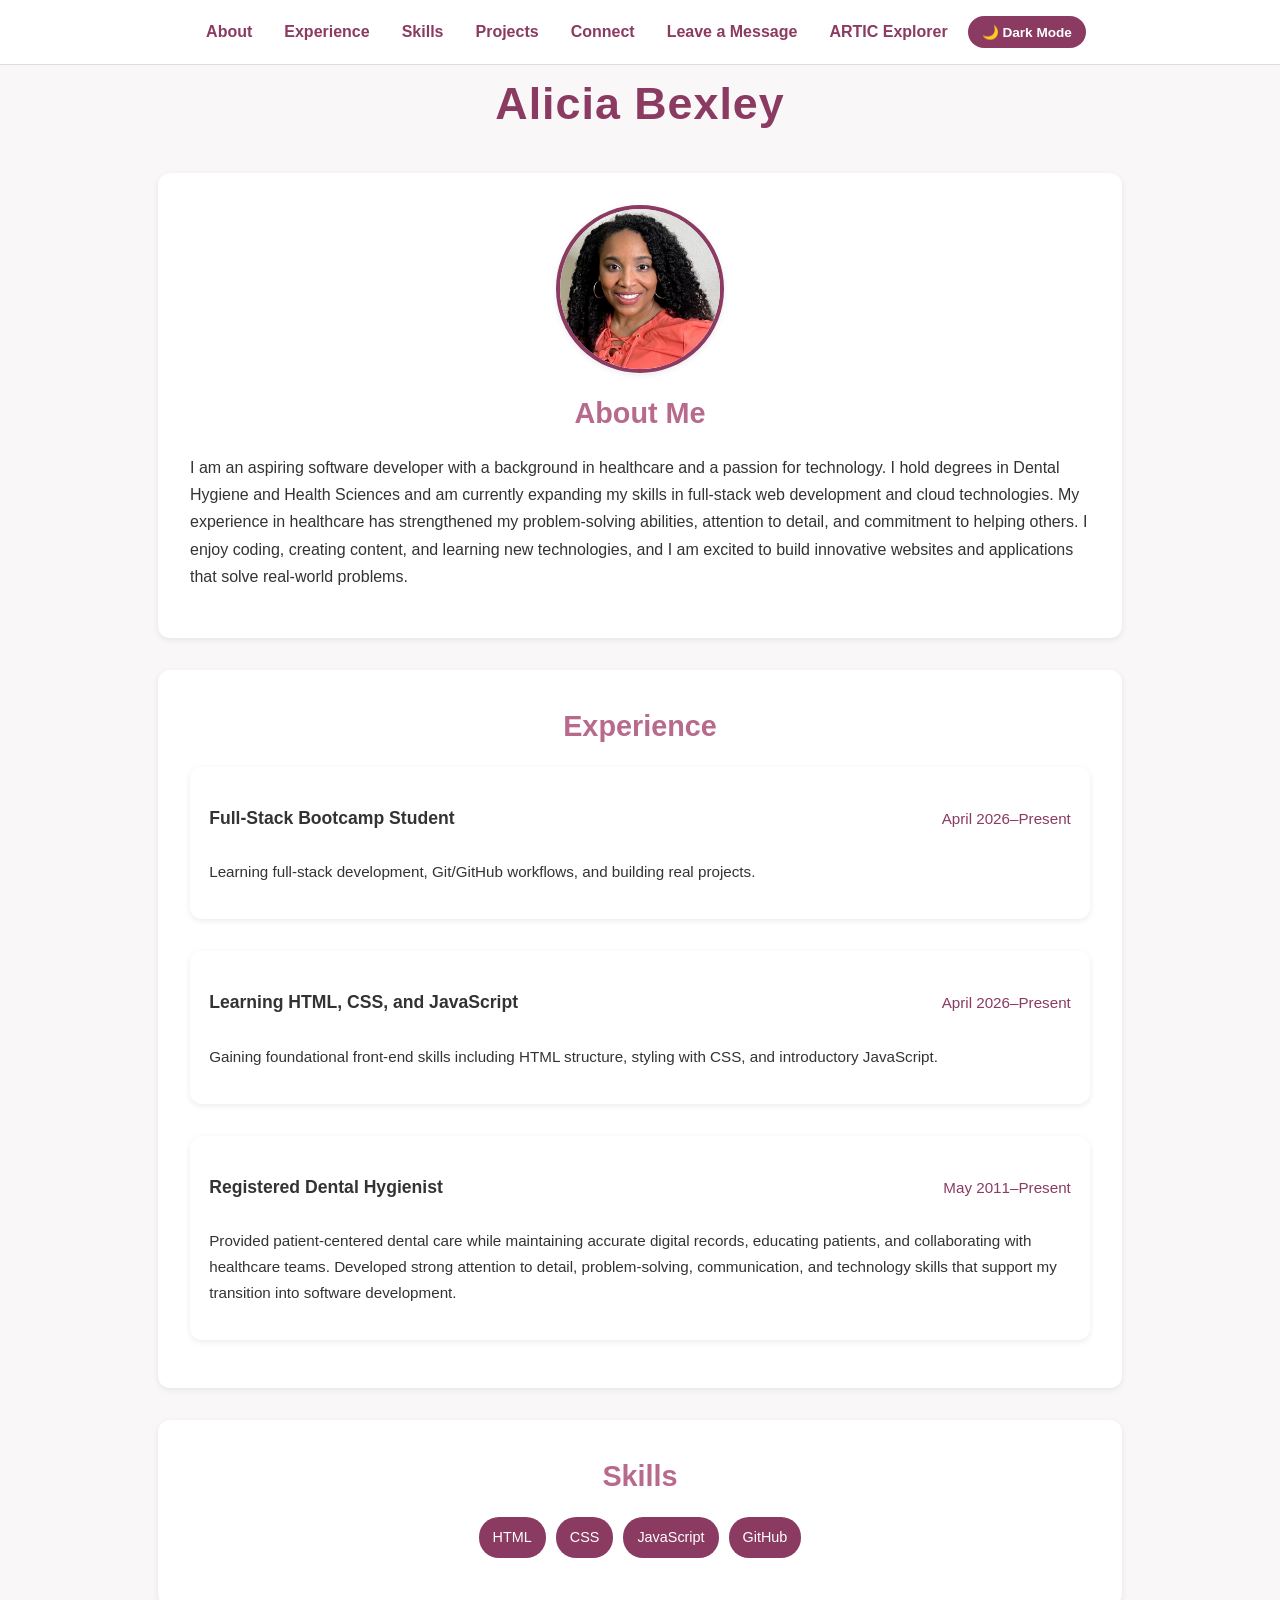
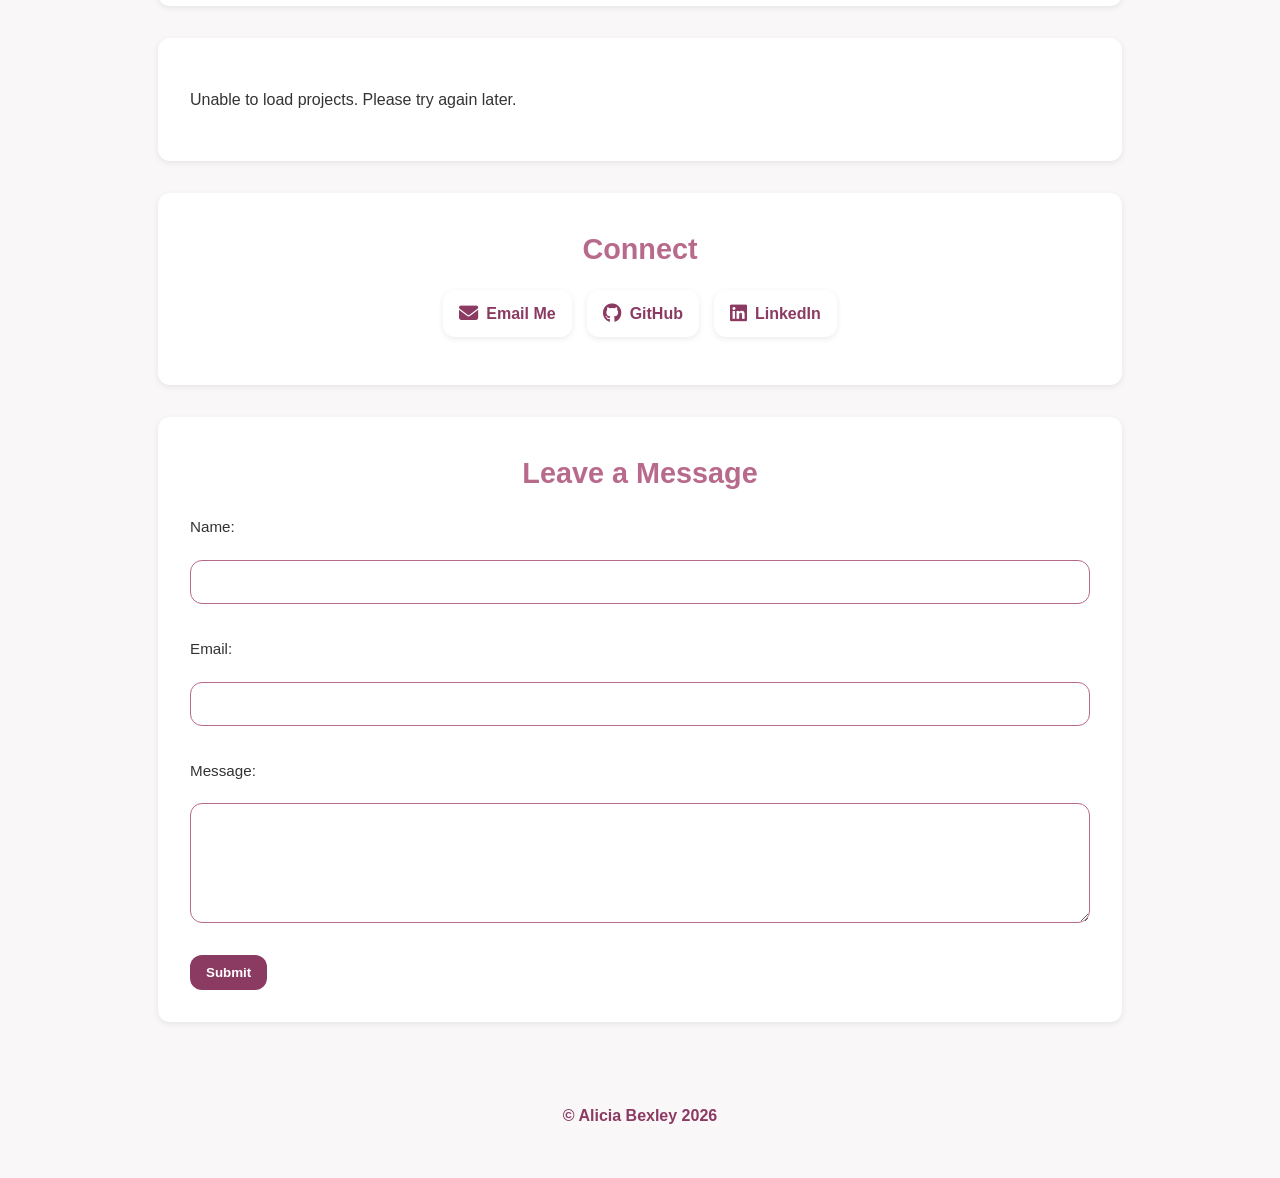
<file: index.html>
<!DOCTYPE html>
<html lang="en">

<head>
    <title>Alicia Bexley's Portfolio</title>

    <meta charset="UTF-8">
    <meta name="viewport" content="width=device-width, initial-scale=1.0">
    <meta name="description" content="Portfolio webpage for Alicia Bexley">
    <link rel="stylesheet" href="css/index.css">
    <link href="https://fonts.googleapis.com/css2?family=Pacifico&display=swap" rel="stylesheet">
    <link rel="stylesheet" href="https://cdnjs.cloudflare.com/ajax/libs/font-awesome/6.5.0/css/all.min.css">
</head>

<body>

<nav>
  <button id="hamburger" aria-label="Open navigation menu">☰</button>
  <div id="nav-links">
    <a href="#about">About</a>
    <a href="#experience">Experience</a>
    <a href="#skills">Skills</a>
    <a href="#projects">Projects</a>
    <a href="#connect">Connect</a>
    <a href="#leave-message">Leave a Message</a>
    <a href="artic-explorer/index.html">ARTIC Explorer</a>
    <button id="darkModeToggle" aria-label="Toggle dark mode">🌙 Dark Mode</button>
  </div>
</nav>

<h1>Alicia Bexley</h1>

    <section id="about">
        <div class="profile-wrapper">
            <img src="images/profile.JPG" alt="Photo of Alicia Bexley">
        </div>
        <h2>About Me</h2>
        <p>
            I am an aspiring software developer with a background in healthcare and a passion for technology. I hold degrees in Dental Hygiene and Health Sciences and am currently expanding my skills in full-stack web development and cloud technologies. My experience in healthcare has strengthened my problem-solving abilities, attention to detail, and commitment to helping others. I enjoy coding, creating content, and learning new technologies, and I am excited to build innovative websites and applications that solve real-world problems.
        </p>
    </section>

    <section id="experience">
        <h2>Experience</h2>

        <div class="experience-list">

            <div class="experience-item">
                <div class="experience-top">
                    <h3 class="job-title">Full-Stack Bootcamp Student</h3>
                    <span class="job-date">April 2026–Present</span>
                </div>
                <p class="job-description">
                    Learning full-stack development, Git/GitHub workflows, and building real projects.
                </p>
            </div>

            <div class="experience-item">
                <div class="experience-top">
                    <h3 class="job-title">Learning HTML, CSS, and JavaScript</h3>
                    <span class="job-date">April 2026–Present</span>
                </div>
                <p class="job-description">
                    Gaining foundational front-end skills including HTML structure, styling with CSS, and introductory JavaScript.
                </p>
            </div>

            <div class="experience-item">
                <div class="experience-top">
                    <h3 class="job-title">Registered Dental Hygienist</h3>
                    <span class="job-date">May 2011–Present</span>
                </div>
                <p class="job-description">
                    Provided patient-centered dental care while maintaining accurate digital records, educating patients, and collaborating with healthcare teams. Developed strong attention to detail, problem-solving, communication, and technology skills that support my transition into software development.
                </p>
            </div>

        </div>
    </section>

    <section id="skills">
        <h2>Skills</h2>
        <ul></ul>
    </section>

    <section id="projects">
        <h2>Projects</h2>
        <ul></ul>
    </section>

    <section id="connect">
        <h2>Connect</h2>
        <ul>
            <li>
                <a href="mailto:abexley_05@yahoo.com" aria-label="Email Me">
                    <i class="fas fa-envelope"></i> Email Me
                </a>
            </li>
            <li>
                <a href="https://github.com/abexley" target="_blank" aria-label="GitHub">
                    <i class="fab fa-github"></i> GitHub
                </a>
            </li>
            <li>
                <a href="https://www.linkedin.com/in/alicia-bexley-3354b2248" target="_blank" aria-label="LinkedIn">
                    <i class="fab fa-linkedin"></i> LinkedIn
                </a>
            </li>
        </ul>
    </section>

    <section id="leave-message">
        <h2>Leave a Message</h2>
        <form name="leave_message">
            <label for="usersName">Name:</label>
            <input type="text" name="usersName" required>

            <label for="usersEmail">Email:</label>
            <input type="email" name="usersEmail" required>

            <label for="usersMessage">Message:</label>
            <textarea name="usersMessage" required></textarea>

            <button type="submit">Submit</button>
        </form>
    </section>

    <section id="messages">
        <h2>Messages</h2>
        <ul id="messages-list"></ul>
    </section>

    <script src="js/index.js"></script>

</body>
</html>
</file>
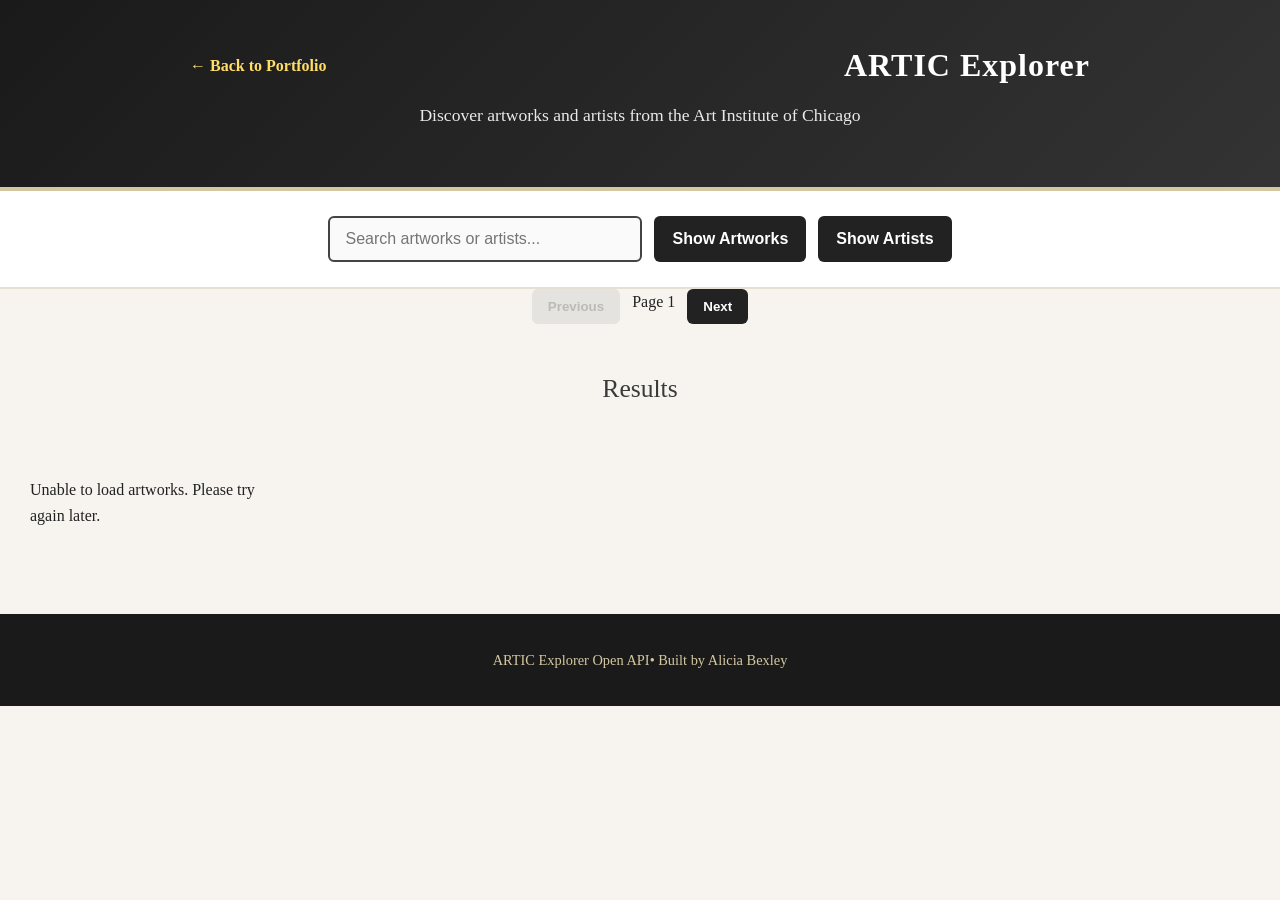
<file: artic-explorer/index.html>
<!DOCTYPE html>
<html lang="en">
<head>
  <meta charset="UTF-8">
  <meta name="viewport" content="width=device-width, initial-scale=1.0">
  <title>ARTIC Explorer</title>

  <!-- CSS -->
  <link rel="stylesheet" href="index.css">
</head>

<body>

  <!-- Header -->
  <header class="hero">
    <nav>
      <a href="../index.html">← Back to Portfolio</a>
      <h1>ARTIC Explorer</h1>
    </nav>
    <p class="subtitle">Discover artworks and artists from the Art Institute of Chicago</p>
  </header>

  <!-- Controls -->
 <section class="controls">

  <label for="searchInput" class="sr-only">
    Search artworks or artists
  </label>

  <input 
    type="text" 
    id="searchInput" 
    placeholder="Search artworks or artists..."
  >

<button id="artworksBtn" aria-label="Show artworks">Show Artworks</button>
<button id="artistsBtn" aria-label="Show artists">Show Artists</button>
  </section>


 <!-- Pagination -->
 <section class="pagination">
  <button id="prevPage" aria-label="Previous page">Previous</button>

  <span id="pageIndicator">Page 1</span>

  <button id="nextPage" aria-label="Next page">Next</button>
</section>


  <!-- Section Title -->
  <h2 class="section-title">Results</h2>

  <!-- Results Grid -->
 <section id="results" aria-live="polite"></section>

  <!-- Footer -->
  <footer>
    <p>ARTIC Explorer Open API• Built by Alicia Bexley </p>
  </footer>

 <script src="js/index.js"></script>
</body>
</html>
</file>
<file: css/index.css>
/* =========================================================
    Color and Font Settings
   ========================================================= */
:root {
    --bg: #faf7f9;
    --card-bg: #ffffff;
    --accent: #8b3a62;
    --accent-light: #b86a8c;
    --text: #333;
    --radius: 12px;
    --shadow: 0 2px 6px rgba(0,0,0,0.08);
    --max-width: 900px;

    --font-body: "Inter", sans-serif;
    --font-heading: "Poppins", sans-serif;
}

/* =========================================================
    BASE STYLES
   ========================================================= */
html {
    scroll-behavior: smooth;
}

body {
    margin: 0;
    padding: 0;
    background: var(--bg);
    color: var(--text);
    font-family: var(--font-body);
    line-height: 1.7;
}

/* =========================================================
   TYPOGRAPHY
   ========================================================= */
h1, h2 {
    text-align: center;
    margin: 0 0 1rem;
    font-family: var(--font-heading);
    font-weight: 700;
}

h1 {
    font-size: 2.8rem;
    color: var(--accent);
    letter-spacing: 1px;
}

h2 {
    font-size: 1.8rem;
    color: var(--accent-light);
}

/* =========================================================
   NAVIGATION
   ========================================================= */
nav {
    position: sticky;
    top: 0;
    background: white;
    padding: 1rem;
    border-bottom: 1px solid #ddd;
    text-align: center;
    z-index: 100;
}

nav a {
    margin: 0 12px;
    color: var(--accent);
    font-weight: 600;
    text-decoration: none;
}

nav a:hover {
    color: var(--accent-light);
}

#hamburger {
    display: none;
    background: none;
    border: none;
    font-size: 1.8rem;
    cursor: pointer;
    color: var(--accent);
}

#nav-links {
    display: flex;
    flex-wrap: wrap;
    justify-content: center;
    align-items: center;
    gap: 8px;
}

#darkModeToggle {
    background: var(--accent);
    color: white;
    border: none;
    padding: 8px 14px;
    border-radius: 20px;
    cursor: pointer;
    font-weight: 600;
    font-size: 0.85rem;
    font-family: var(--font-body);
    transition: 0.2s ease;
}

#darkModeToggle:hover {
    background: var(--accent-light);
}

/* =========================================================
   SECTION LAYOUT
   ========================================================= */
section {
    max-width: var(--max-width);
    margin: 2rem auto;
    padding: 2rem;
    background: var(--card-bg);
    border-radius: var(--radius);
    box-shadow: var(--shadow);
}

/* =========================================================
   ABOUT SECTION
   ========================================================= */
.profile-wrapper {
    display: flex;
    justify-content: center;
    margin-bottom: 1rem;
}

.profile-wrapper img {
    width: 160px;
    height: 160px;
    border-radius: 50%;
    object-fit: cover;
    border: 4px solid var(--accent);
    box-shadow: var(--shadow);
}

/* =========================================================
   EXPERIENCE SECTION
   ========================================================= */
.experience-list {
    display: flex;
    flex-direction: column;
    gap: 1rem;
}

.experience-item {
    background: var(--card-bg);
    padding: 1.2rem;
    border-radius: var(--radius);
    box-shadow: var(--shadow);
    margin-bottom: 1rem;
}

.experience-top {
    display: flex;
    justify-content: space-between;
    align-items: center;
}

.job-title {
    font-weight: 600;
    font-size: 1.1rem;
}

.job-date {
    color: var(--accent);
    font-size: 0.95rem;
}

.job-description {
    margin-top: 0.5rem;
    font-size: 0.95rem;
}

/* =========================================================
   SKILLS SECTION
   ========================================================= */
#skills ul {
    display: flex;
    flex-wrap: wrap;
    gap: 10px;
    justify-content: center;
    padding: 0;
    list-style: none;
}

#skills li {
    background: var(--accent);
    color: white;
    padding: 8px 14px;
    border-radius: 20px;
    font-size: 0.9rem;
}

/* =========================================================
   PROJECTS SECTION
   ========================================================= */
#projects ul {
    list-style: none;
    padding: 0;
    display: flex;
    flex-wrap: wrap;
    gap: 1.2rem;
    justify-content: center;
}

#projects li {
    width: 260px;
    background: var(--card-bg);
    border-radius: var(--radius);
    padding: 1rem;
    box-shadow: var(--shadow);
    transition: 0.2s ease;
}

#projects li:hover {
    transform: translateY(-4px);
    box-shadow: 0 4px 12px rgba(0,0,0,0.12);
}

#projects a {
    color: #0366d6;
    font-weight: 600;
    text-decoration: none;
}

#projects a:hover {
    text-decoration: underline;
}

/* =========================================================
   LEAVE A MESSAGE SECTION
   ========================================================= */
#leave-message form {
    display: flex;
    flex-direction: column;
    gap: 16px;
    align-items: flex-start;
}

#leave-message label {
    font-size: 0.95rem;
    color: var(--text);
    margin-bottom: 4px;
    display: block;
}
form input,
form textarea {
    width: 100%;
    padding: 12px 14px;
    border-radius: var(--radius);
    border: 1px solid var(--accent-light);
    margin-bottom: 1rem;
    font-family: var(--font-body);
    font-size: 1rem;
    box-sizing: border-box;
    transition: border-color 0.2s ease;
}

form input:focus,
form textarea:focus {
    outline: none;
    border-color: #8b3a62;
}

form textarea {
    min-height: 120px;
    resize: vertical;
}

form button {
    background: var(--accent);
    color: white;
    padding: 10px 16px;
    border: none;
    border-radius: var(--radius);
    cursor: pointer;
    font-weight: 600;
    font-family: var(--font-body);
}

form button:hover {
    background: var(--accent-light);
}

/* =========================================================
   MESSAGES LIST
   ========================================================= */
#messages-list {
    list-style: none;
    padding: 0;
    margin-top: 1.5rem;
    display: flex;
    flex-direction: column;
    gap: 1rem;
}

.message-item {
    background: var(--card-bg);
    padding: 1rem;
    border-radius: var(--radius);
    box-shadow: var(--shadow);
    margin-bottom: 1rem;
    display: flex;
    flex-wrap: wrap;
    align-items: center;
    gap: 10px;
    justify-content: space-between;
}

.message-item a {
    color: var(--accent);
    font-weight: bold;
}

.message-item span {
    flex: 1;
    min-width: 100px;
}

.message-item button {
    margin-top: 0.5rem;
    background: #d9534f;
    color: white;
    border: none;
    padding: 8px 16px;
    border-radius: var(--radius);
    cursor: pointer;
    font-family: var(--font-body);
    font-size: 0.9rem;
    min-width: 80px;
    min-height: 44px;
    transition: background-color 0.2s ease;
}

.message-item button:hover {
    background: #c9302c;
}

.message-item button:first-of-type {
    background-color: #8b3a62;
}

.message-item button:first-of-type:hover {
    background-color: #5a2a4a;
}

/* =========================================================
   CONNECT SECTION
   ========================================================= */
#connect ul {
    display: flex;
    justify-content: center;
    gap: 15px;
    padding: 0;
    list-style: none;
}

#connect a {
    display: flex;
    align-items: center;
    gap: 8px;
    background: white;
    padding: 10px 16px;
    border-radius: var(--radius);
    color: var(--accent);
    font-weight: 600;
    text-decoration: none;
    box-shadow: var(--shadow);
    transition: 0.2s ease;
}

#connect a:hover {
    color: var(--accent-light);
    transform: translateY(-2px);
    box-shadow: 0 4px 12px rgba(0,0,0,0.12);
}

#connect i {
    font-size: 1.2rem;
}

/* =========================================================
   FOOTER
   ========================================================= */
footer {
    text-align: center;
    padding: 2rem;
    color: var(--accent);
    font-weight: 600;
}

/* =========================================================
   RESPONSIVE DESIGN
   ========================================================= */
@media (max-width: 600px) {
    h1 { font-size: 2.2rem; }
    section { padding: 1.5rem; }
    #projects li { width: 100%; }

    #hamburger {
        display: block;
    }

    #nav-links {
        display: none;
        flex-direction: column;
        align-items: center;
        gap: 12px;
        padding-top: 1rem;
    }

    #nav-links.open {
        display: flex;
    }

    form button[type="submit"] {
        width: 100%;
        padding: 16px;
        font-size: 1.1rem;
    }

    .message-item button {
        width: 100%;
        padding: 12px;
        font-size: 1rem;
    }
}

/* =========================================================
   DARK MODE
   ========================================================= */
body.dark-mode {
    --bg: #1a1013;
    --card-bg: #2a1a21;
    --text: #f0e6ec;
    --accent: #d4729a;
    --accent-light: #e89dba;
}

body.dark-mode nav {
    background: #110b0e;
    border-bottom-color: #3a2030;
}

body.dark-mode form input,
body.dark-mode form textarea {
    background: #2a1a21;
    color: #f0e6ec;
    border-color: #3a2030;
}
</file>
<file: artic-explorer/index.css>
/* ---------- Global Styles ---------- */
body {
  font-family: "Georgia", serif;
  margin: 0;
  padding: 0;
  background: #f7f4ef;
  color: #222;
  line-height: 1.6;
}

/* ---------- Hero Header ---------- */
.hero {
  background: linear-gradient(135deg, #1a1a1a, #333);
  color: white;
  padding: 40px 20px;
  text-align: center;
  border-bottom: 4px solid #d4c7a1;
}

nav {
  display: flex;
  justify-content: space-between;
  align-items: center;
  max-width: 900px;
  margin: 0 auto 10px auto;
}

nav a {
  color: #ffdd66;
  text-decoration: none;
  font-weight: bold;
}

nav h1 {
  margin: 0;
  font-size: 2rem;
  letter-spacing: 1px;
}

.subtitle {
  margin-top: 10px;
  font-size: 1.1rem;
  opacity: 0.9;
}

/* ---------- Controls Section ---------- */
.controls {
  display: flex;
  justify-content: center;
  gap: 12px;
  padding: 25px;
  background: #fff;
  border-bottom: 2px solid #e6e0d4;
}

.controls input {
  padding: 12px 15px;
  width: 280px;
  border: 2px solid #444;
  border-radius: 6px;
  font-size: 1rem;
  background: #fafafa;
}

.controls button {
  padding: 12px 18px;
  border: none;
  background: #222;
  color: white;
  border-radius: 6px;
  cursor: pointer;
  font-weight: bold;
  font-size: 1rem;
  transition: 0.2s ease;
}

.controls button:hover {
  background: #444;
  transform: translateY(-2px);
}

/* ---------- Section Title ---------- */
.section-title {
  text-align: center;
  margin-top: 25px;
  font-size: 1.6rem;
  color: #3a3a3a;
  font-weight: normal;
}

/* ---------- Results Grid ---------- */
#results {
  display: grid;
  gap: 25px;
  padding: 30px;

  grid-template-columns: repeat(auto-fill, minmax(220px, 1fr));

  width: 100%;
  max-width: 1800px;
  margin: 0 auto;
}

/* ---------- Card Styles ---------- */
.card {
  background: white;
  padding: 15px;
  border-radius: 10px;
  box-shadow: 0 4px 12px rgba(0,0,0,0.1);
  transition: 0.25s ease;
  border: 1px solid #e6e0d4;
}

.card:hover {
  transform: translateY(-5px);
  box-shadow: 0 6px 18px rgba(0,0,0,0.15);
}

.card img {
  width: 100%;
  height: 300px;
  border-radius: 8px;
  margin-bottom: 12px;
  object-fit: cover;
}

.card h3 {
  margin: 0 0 10px 0;
  font-size: 1.2rem;
  color: #2a2a2a;
}

.card p {
  margin: 6px 0;
  font-size: 0.95rem;
  color: #444;
}

/* ---------- Footer ---------- */
footer {
  text-align: center;
  padding: 20px;
  background: #1a1a1a;
  color: #d4c7a1;
  margin-top: 40px;
  font-size: 0.9rem;
}

/* ----------Pagination Styles ---------- */
.pagination {
  display: flex;
  justify-content: center;
  gap: 12px;
  padding-bottom: 20px;
}

.pagination button {
  padding: 10px 16px;
  background: #222;
  color: white;
  border: none;
  border-radius: 6px;
  cursor: pointer;
  font-weight: bold;
  transition: 0.2s ease;
}

.pagination button:hover {
  background: #444;
  transform: translateY(-2px);
}
/* ---------- Focus States (Keyboard Navigation) ---------- */
button:focus,
input:focus,
a:focus {
  outline: 3px solid #ffdd66;
  outline-offset: 2px;
}

/* ---------- Accessibility ---------- */
.sr-only {
  position: absolute;
  width: 1px;
  height: 1px;
  padding: 0;
  margin: -1px;
  overflow: hidden;
  clip: rect(0, 0, 0, 0);
  white-space: nowrap;
  border: 0;
}

/* ---------- Responsive Design ---------- */
@media (max-width: 768px) {

  /* Header */
  .hero {
    padding: 30px 15px;
  }

  nav {
    flex-direction: column;
    gap: 15px;
    text-align: center;
  }

  nav h1 {
    font-size: 1.8rem;
  }

  nav a {
    font-size: 0.95rem;
  }

  .subtitle {
    font-size: 1rem;
    padding: 0 10px;
  }

  /* Search Controls */
  .controls {
    flex-direction: column;
    align-items: center;
    padding: 20px 15px;
  }

  .controls input {
    width: 100%;
    max-width: 350px;
    box-sizing: border-box;
  }

  .controls button {
    width: 100%;
    max-width: 350px;
  }

  /* Results Grid */
  #results {
    grid-template-columns: 1fr;
    padding: 20px 15px;
  }

  /* Cards */
  .card {
    width: 100%;
    box-sizing: border-box;
  }

  .card img {
    width: 100%;
    height: auto;
  }

  .card h3 {
    font-size: 1.1rem;
  }

  .card p {
    font-size: 0.9rem;
  }

  /* Pagination */
  .pagination {
    flex-wrap: wrap;
    padding: 0 15px 20px;
  }

  .pagination button {
    flex: 1;
    min-width: 120px;
  }

  /* Results Heading */
  .section-title {
    font-size: 1.4rem;
    padding: 0 15px;
  }

  /* Footer */
  footer {
    padding: 15px;
    font-size: 0.85rem;
  }
}

/* Disabled button styling */
#prevPage:disabled {
  opacity: 0.4;
  cursor: not-allowed;
  pointer-events: none;
  background-color: #ccc;
  color: #666;
  border-color: #ccc;
}
</file>
